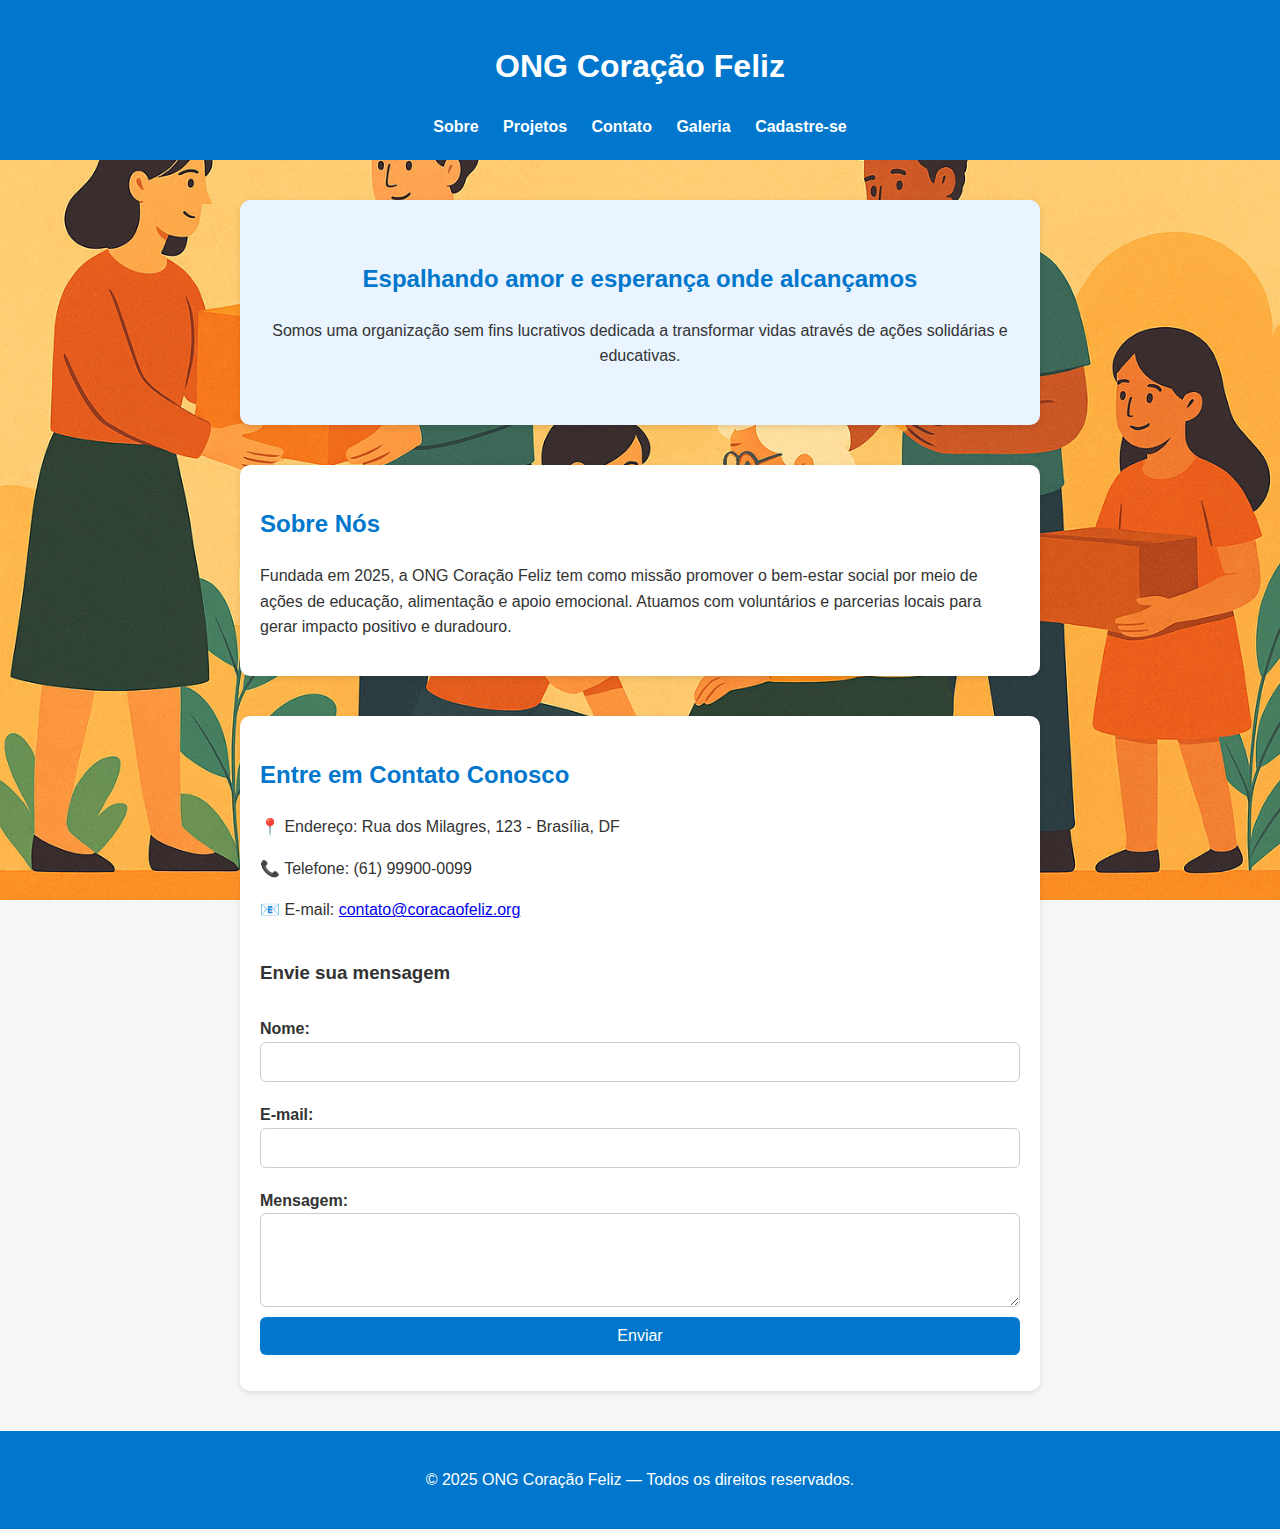
<file: index.html>
<!DOCTYPE html>
<html lang="pt-BR">
<head>
  <meta charset="UTF-8">
  <meta name="viewport" content="width=device-width, initial-scale=1.0">
  <title>ONG Coração Feliz — Início</title>
  <link rel="stylesheet" href="style.css">

  <style>
    body {
      background-image: url('imagens/FundoProjeto1.png');
      background-size: cover;
      background-repeat: no-repeat;
      background-attachment: fixed;
    }
  </style>
</head>

<body>
  <header>
    <h1>ONG Coração Feliz</h1>
    <nav>
      <a href="index.html">Sobre</a>
      <a href="projetos.html">Projetos</a>
      <a href="#contato">Contato</a>
      <a href="galeria.html">Galeria</a>
      <a href="cadastro.html">Cadastre-se</a>
    </nav>
  </header>  

  <section class="hero">
    <h2>Espalhando amor e esperança onde alcançamos</h2>
    <p>Somos uma organização sem fins lucrativos dedicada a transformar vidas através de ações solidárias e educativas.</p>
  </section>

  <section id="sobre">
    <h2>Sobre Nós</h2>
    <p>
      Fundada em 2025, a ONG Coração Feliz tem como missão promover o bem-estar social por meio de ações de educação,
      alimentação e apoio emocional. Atuamos com voluntários e parcerias locais para gerar impacto positivo e duradouro.
    </p>
  </section> 
  
  <section id="contato">
    <h2>Entre em Contato Conosco</h2>
    <p>📍 Endereço: Rua dos Milagres, 123 - Brasília, DF</p>
    <p>📞 Telefone: (61) 99900-0099</p>
    <p>📧 E-mail: <a href="mailto:contato@coracaofeliz.org">contato@coracaofeliz.org</a></p>

    <form id="formContato">
      <h3>Envie sua mensagem</h3>
      <label for="nome">Nome:</label>
      <input type="text" id="nome" required>

      <label for="email">E-mail:</label>
      <input type="email" id="email" required>

      <label for="mensagem">Mensagem:</label>
      <textarea id="mensagem" rows="4" required></textarea>

      <button type="submit">Enviar</button>
    </form>

    <p id="msgStatus"></p>
  </section>

  <footer>
    <p>© 2025 ONG Coração Feliz — Todos os direitos reservados.</p>
  </footer>
  
  <script src="script.js"></script>
</body>
</html>
</file>
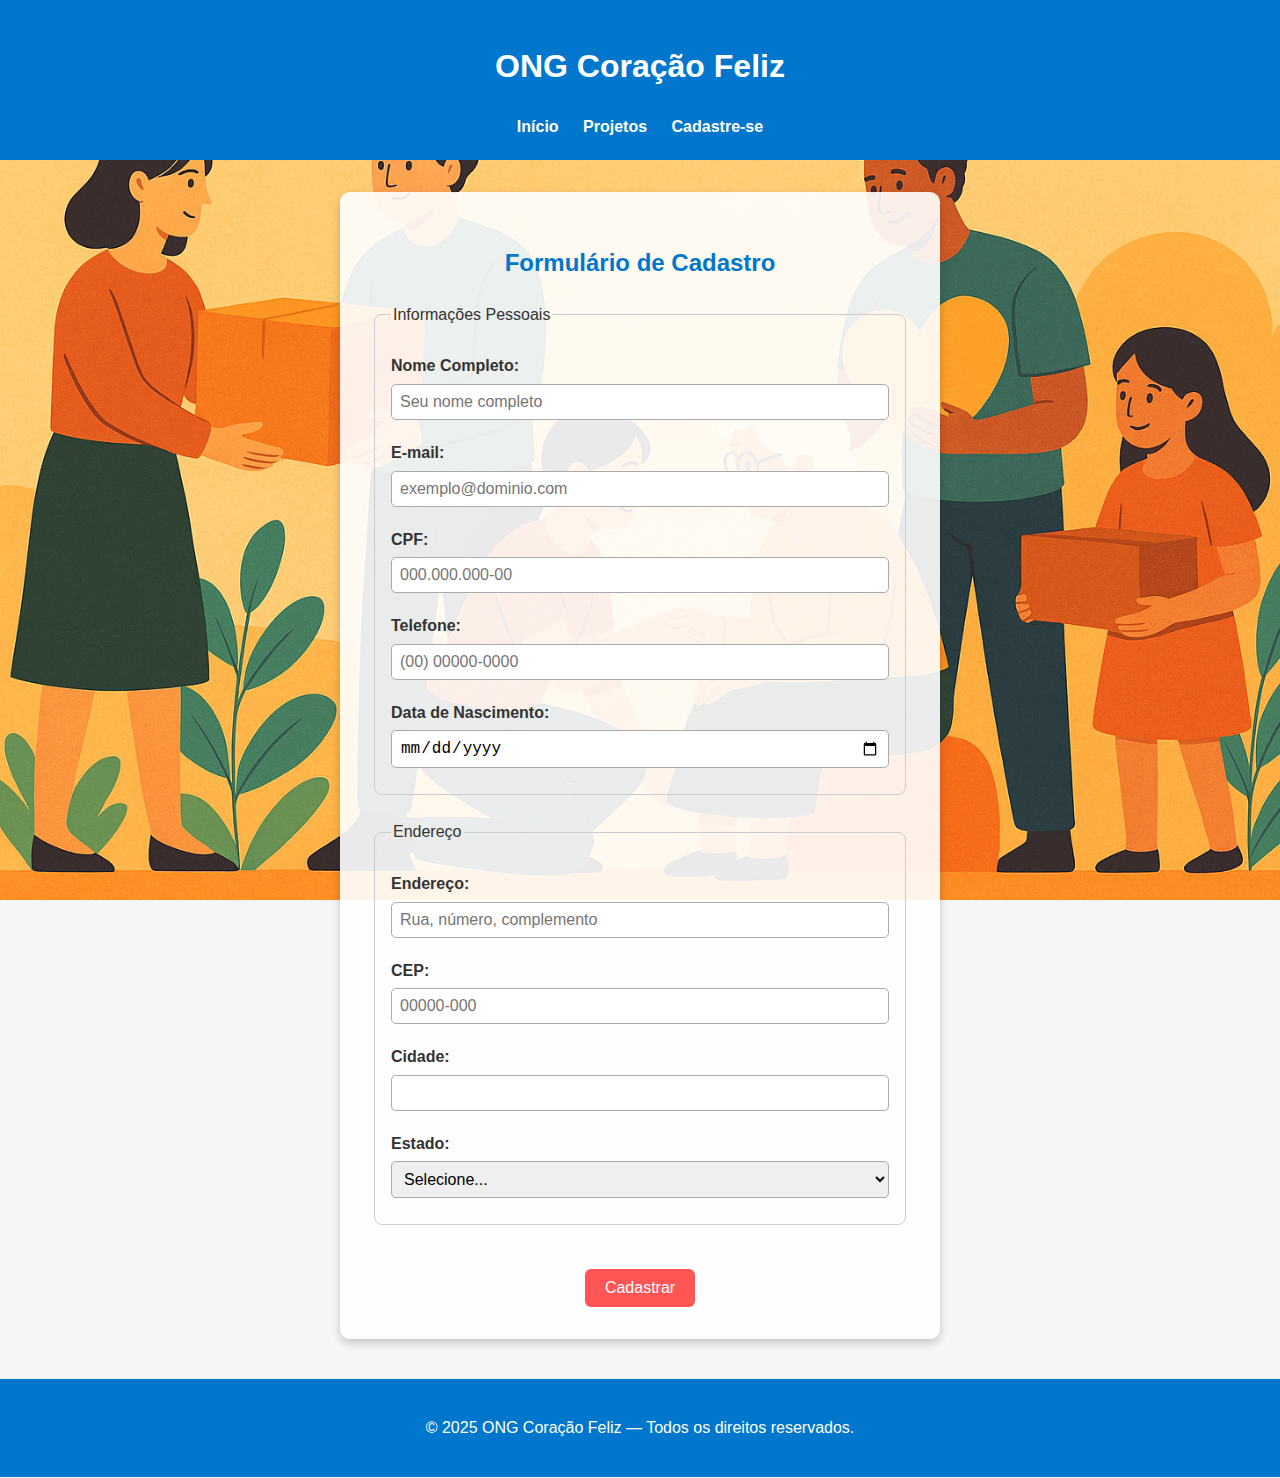
<file: cadastro.html>
<!DOCTYPE html>
<html lang="pt-BR">
<head>
  <meta charset="UTF-8">
  <meta name="viewport" content="width=device-width, initial-scale=1.0">
  <title>Cadastro de Usuário — ONG Coração Feliz</title>

  <!-- CSS principal -->
  <link rel="stylesheet" href="style.css">

  <style>
    body {
      background-image: url('imagens/FundoProjeto1.png');
      background-size: cover;
      background-repeat: no-repeat;
      background-attachment: fixed;
    }

    form {
      background-color: rgba(255, 255, 255, 0.9);
      max-width: 600px;
      margin: 2rem auto;
      padding: 2rem;
      border-radius: 10px;
      box-shadow: 0 4px 10px rgba(0,0,0,0.2);
    }

    fieldset {
      border: 1px solid #ccc;
      margin-bottom: 1.5rem;
      padding: 1rem;
      border-radius: 8px;
    }

    label {
      display: block;
      margin-top: 10px;
    }

    input, select {
      width: 100%;
      padding: 8px;
      margin-top: 5px;
      border-radius: 5px;
      border: 1px solid #aaa;
    }

    button {
      display: block;
      margin: 20px auto 0;
      background-color: #f55;
      color: white;
      border: none;
      padding: 10px 20px;
      border-radius: 6px;
      cursor: pointer;
    }

    button:hover {
      background-color: #d44;
    }
  </style>
</head>

<body>
  <header>
    <h1>ONG Coração Feliz</h1>
    <nav>
      <a href="index.html">Início</a>
      <a href="projetos.html">Projetos</a>
      <a href="cadastro.html">Cadastre-se</a>
    </nav>
  </header>  

  <main>
   
    <form id="formCadastro" novalidate> 

      <h2 style="text-align: center;">Formulário de Cadastro</h2>
      
      <!-- Informações Pessoais -->
      <fieldset>
        <legend>Informações Pessoais</legend>

        <label for="nome">Nome Completo:</label>
        <input type="text" id="nome" name="nome" required minlength="3" placeholder="Seu nome completo">

        <label for="email">E-mail:</label>
        <input type="email" id="email" name="email" required placeholder="exemplo@dominio.com">

        <label for="cpf">CPF:</label>
        <input type="text" id="cpf" name="cpf" required maxlength="14" placeholder="000.000.000-00">

        <label for="telefone">Telefone:</label>
        <input type="tel" id="telefone" name="telefone" required maxlength="15" placeholder="(00) 00000-0000">

        <label for="data_nascimento">Data de Nascimento:</label>
        <input type="date" id="data_nascimento" name="data_nascimento" required>
      </fieldset>

      <!-- Endereço -->
      <fieldset>
        <legend>Endereço</legend>

        <label for="endereco">Endereço:</label>
        <input type="text" id="endereco" name="endereco" required placeholder="Rua, número, complemento">

        <label for="cep">CEP:</label>
        <input type="text" id="cep" name="cep" required maxlength="9" placeholder="00000-000">

        <label for="cidade">Cidade:</label>
        <input type="text" id="cidade" name="cidade" required>

        <label for="estado">Estado:</label>
        <select id="estado" name="estado" required>
          <option value="">Selecione...</option>
          <option>AC</option><option>AL</option><option>AP</option><option>AM</option><option>BA</option>
          <option>CE</option><option>DF</option><option>ES</option><option>GO</option><option>MA</option>
          <option>MT</option><option>MS</option><option>MG</option><option>PA</option><option>PB</option>
          <option>PR</option><option>PE</option><option>PI</option><option>RJ</option><option>RN</option>
          <option>RS</option><option>RO</option><option>RR</option><option>SC</option><option>SP</option>
          <option>SE</option><option>TO</option>
        </select>
      </fieldset>

      <button type="submit">Cadastrar</button>
    </form>
  </main>

  <footer>
    <p>© 2025 ONG Coração Feliz — Todos os direitos reservados.</p>
  </footer>

  <script src="script.js"></script>
  <script>
    // Mensagem de sucesso no envio do formulário
    document.getElementById('formCadastro').addEventListener('submit', function(event) {
      event.preventDefault();
      alert('✅ Cadastro realizado com sucesso!');
      this.reset();
    });
  </script>
</body>
</html>
</file>
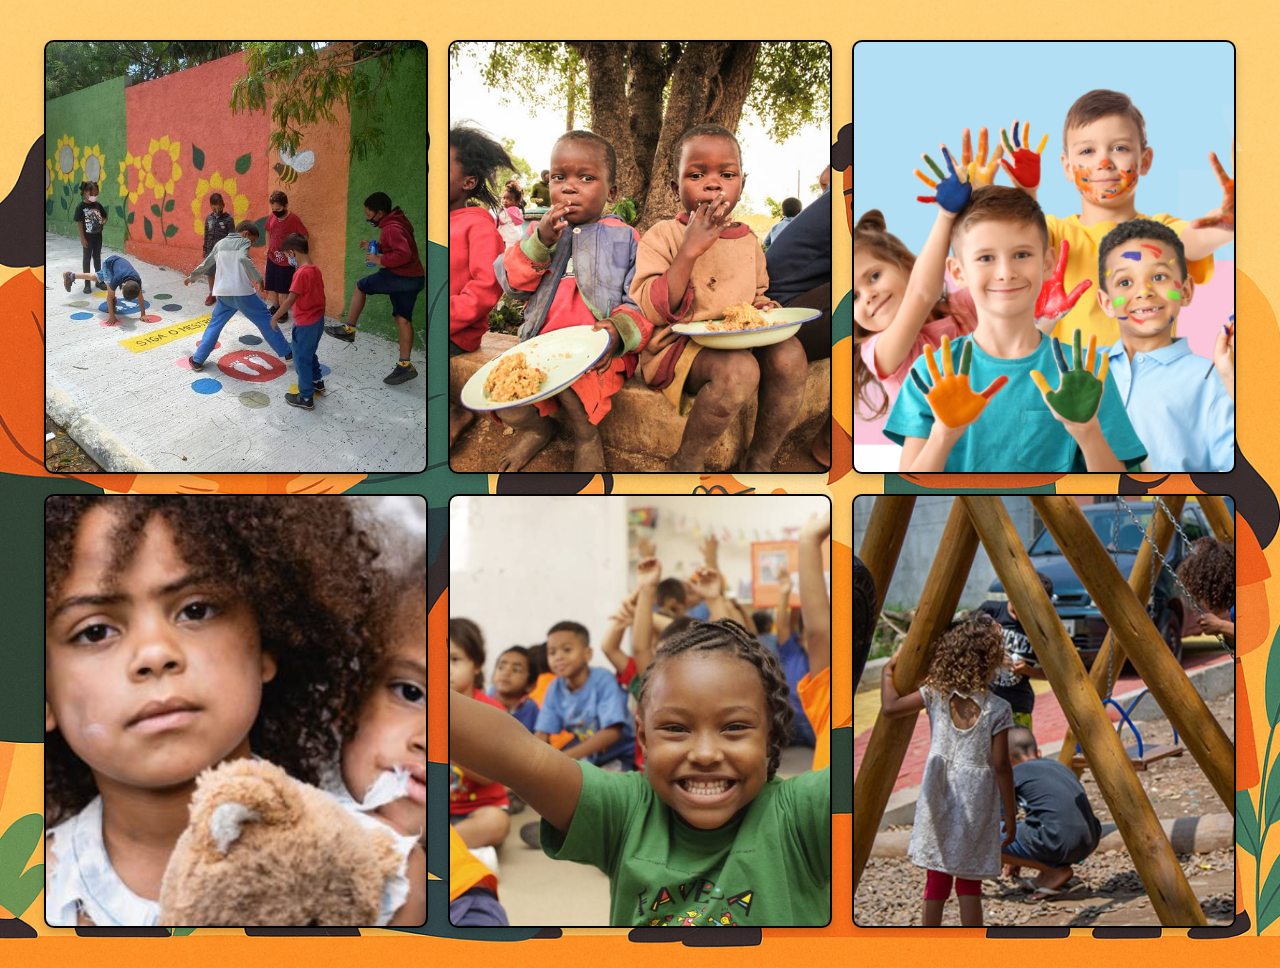
<file: galeria.html>
<!DOCTYPE html>
<html lang="pt-BR">
<head>
  <meta charset="UTF-8">
  <meta name="viewport" content="width=device-width, initial-scale=1.0">
  <title>Galeria de Imagens</title>
  <style>
    body {
      background-image: url('imagens/FundoProjeto1.png');
      background-size: cover; /* Faz o fundo da página preencher a tela */
      background-position: center;
      margin: 0;
      padding: 40px;
      display: flex;
      flex-wrap: wrap; /* Quebra linha automaticamente */
      justify-content: center; /* Centraliza horizontalmente */
      gap: 20px; /* Espaço entre os quadrados */
    }

    .quadrado {
      width: 380px;
      height: 430px;
      border-radius: 10px;
      border: 2px solid black;
      background-color: lightgray;
      background-size: cover; /* Faz a imagem preencher o quadrado */
      background-position: center; /* Centraliza a imagem */
      background-repeat: no-repeat; /* Evita repetição da imagem */
      box-shadow: 0 4px 8px rgba(0,0,0,0.2);
      transition: transform 0.3s ease;
    }

    .quadrado:hover {
      transform: scale(1.03); /* Efeito de zoom suave ao passar o mouse */
    }

    /* Imagens específicas */
    #q1 { background-image: url('imagens/pequenos1.jpg'); }
    #q2 { background-image: url('imagens/pequenos2.jpg'); }
    #q3 { background-image: url('imagens/pequenos3.png'); }
    #q4 { background-image: url('imagens/pequenos4.jpg'); }
    #q5 { background-image: url('imagens/pequenos5.jpg'); }
    #q6 { background-image: url('imagens/pequenos6.jpeg'); }
  </style>
</head>
<body>
  <div class="quadrado" id="q1"></div>
  <div class="quadrado" id="q2"></div>
  <div class="quadrado" id="q3"></div>
  <div class="quadrado" id="q4"></div>
  <div class="quadrado" id="q5"></div>
  <div class="quadrado" id="q6"></div>
</body>
</html>
</file>
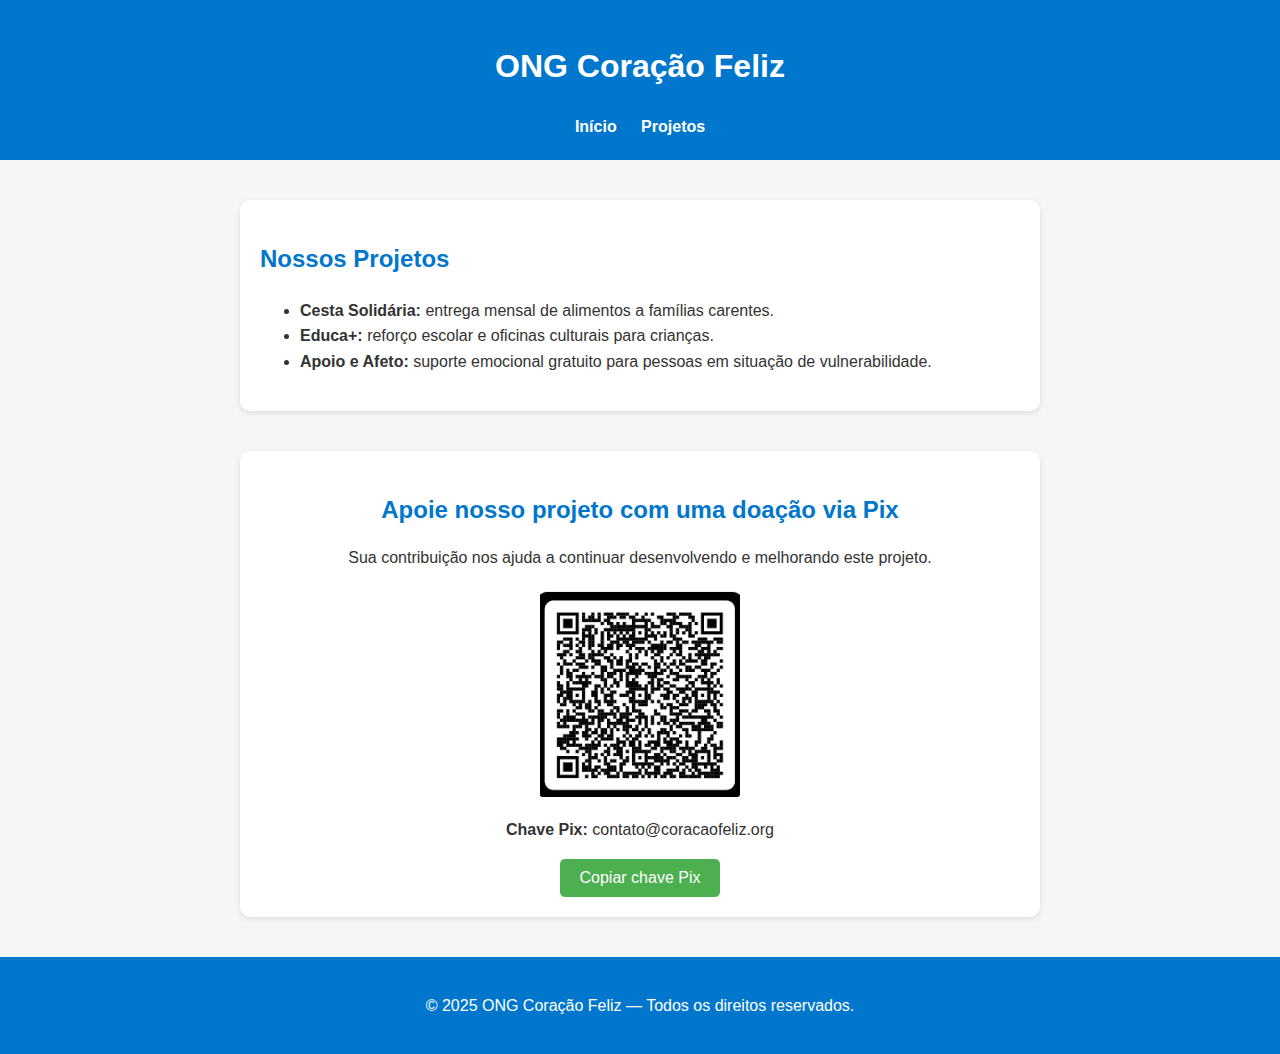
<file: projetos.html>
<!DOCTYPE html>
<html lang="pt-BR">
<head>
  <meta charset="UTF-8">
  <meta name="viewport" content="width=device-width, initial-scale=1.0">
  <title>ONG Coração Feliz — Projetos</title>
  <link rel="stylesheet" href="style.css">
</head>

<body>
  <header>
    <h1>ONG Coração Feliz</h1>
    <nav> 
      <a href="index.html">Início</a>
      <a href="projetos.html">Projetos</a>        
    </nav>
  </header>  

  <main>
    <section id="projetos">
      <h2>Nossos Projetos</h2>
      <ul>
        <li><strong>Cesta Solidária:</strong> entrega mensal de alimentos a famílias carentes.</li>
        <li><strong>Educa+:</strong> reforço escolar e oficinas culturais para crianças.</li>
        <li><strong>Apoio e Afeto:</strong> suporte emocional gratuito para pessoas em situação de vulnerabilidade.</li>
      </ul>
    </section>

    <section id="doacao" class="secao-doacao">
      <h2>Apoie nosso projeto com uma doação via Pix</h2>
      <p>Sua contribuição nos ajuda a continuar desenvolvendo e melhorando este projeto.</p>

      <img src="imagens/qrcode.png" alt="QR Code Pix" class="qrcode">

      <p><strong>Chave Pix:</strong> 
        <span id="chave-pix">contato@coracaofeliz.org</span>
      </p>

      <button onclick="copiarChavePix()" class="botao-copiar">Copiar chave Pix</button>
      <p id="mensagem-copiado" class="mensagem-copiado">Chave Pix copiada!</p>
    </section>
  </main>

  <footer>
    <p>© 2025 ONG Coração Feliz — Todos os direitos reservados.</p>
  </footer>

  <script src="script.js"></script>
</body>
</html>
</file>
<file: style.css>
/* ==============================
   ESTILOS GERAIS
============================== */
:root {
  --cor-primaria: #0077cc;
  --cor-secundaria: #005fa3;
  --cor-fundo: #f6f6f6;
  --cor-branca: #ffffff;
  --cor-texto: #333;
}

* {
  box-sizing: border-box;
}

body {
  font-family: Arial, Helvetica, sans-serif, sans-serif;
  margin: 0;
  background: var(--cor-fundo);
  color: var(--cor-texto);
  line-height: 1.6;
}

/* ==============================
   CABEÇALHO E NAVEGAÇÃO
============================== */
header {
  background: var(--cor-primaria);
  color: white;
  text-align: center;
  padding: 20px 0;
}

nav a {
  color: white;
  margin: 0 10px;
  text-decoration: none;
  font-weight: bold;
}

nav a:hover {
  text-decoration: underline;
}

/* ==============================
   SEÇÃO HERO / SOBRE
============================== */
.hero {
  background: #e9f4ff;
  text-align: center;
  padding: 40px 20px;
}

section {
  max-width: 800px;
  margin: 40px auto;
  padding: 20px;
  background: var(--cor-branca);
  border-radius: 10px;
  box-shadow: 0 2px 6px rgba(0, 0, 0, 0.1);
}

h2 {
  color: var(--cor-primaria);
}

/* ==============================
   FORMULÁRIOS (contato + cadastro)
============================== */
form {
  display: flex;
  flex-direction: column;
}

input,
textarea,
select {
  width: 100%;
  margin-bottom: 10px;
  padding: 10px;
  border-radius: 6px;
  border: 1px solid #ccc;
  font-size: 1rem;
}

label {
  margin-top: 10px;
  font-weight: 600;
}

button {
  background: var(--cor-primaria);
  color: white;
  border: none;
  border-radius: 6px;
  padding: 10px;
  cursor: pointer;
  font-size: 1rem;
}

button:hover {
  background: var(--cor-secundaria);
}

/* ==============================
   SEÇÃO DE DOAÇÃO (Pix)
============================== */
.secao-doacao {
  text-align: center;
}

.secao-doacao h2 {
  color: var(--cor-primaria);
  margin-bottom: 10px;
}

.qrcode {
  width: 200px;
  margin: 20px auto;
  display: block;
}

.botao-copiar {
  padding: 10px 20px;
  font-size: 16px;
  background-color: #4caf50;
  color: white;
  border: none;
  border-radius: 5px;
  cursor: pointer;
}

.botao-copiar:hover {
  background-color: #45a049;
}

.mensagem-copiado {
  color: green;
  display: none;
  margin-top: 10px;
}

/* ==============================
   SEÇÃO DE CADASTRO
============================== */
.secao-cadastro {
  background-color: #eef7f9;
  padding: 40px;
  border-radius: 10px;
  max-width: 500px;
  margin: 40px auto;
  box-shadow: 0 0 10px rgba(0, 0, 0, 0.1);
  
}

#formCadastro label {
  margin-top: 10px;
  font-weight: bold;
}

#msgCadastro {
  margin-top: 15px;
  color: green;
}

/* ==============================
   RODAPÉ
============================== */
footer {
  text-align: center;
  padding: 20px;
  background: var(--cor-primaria);
  color: white;
  margin-top: 40px;
}
</file>
